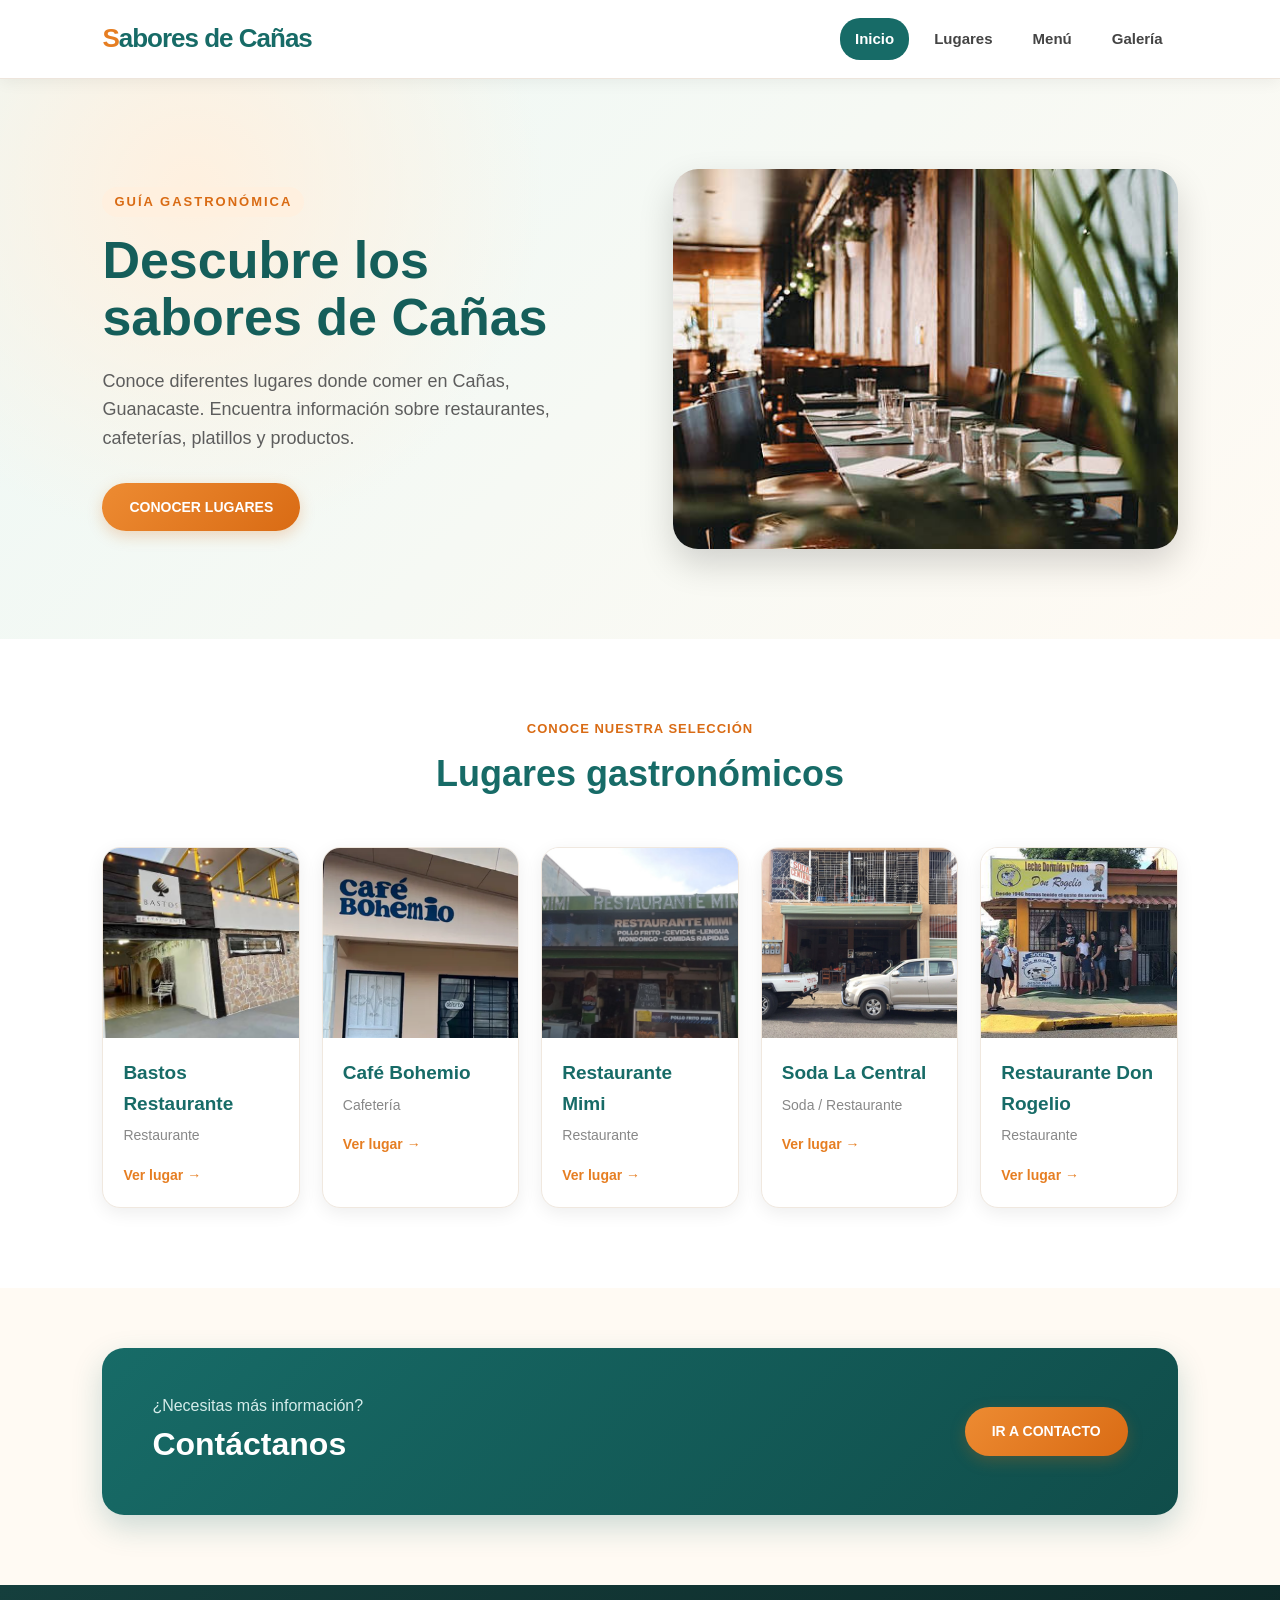
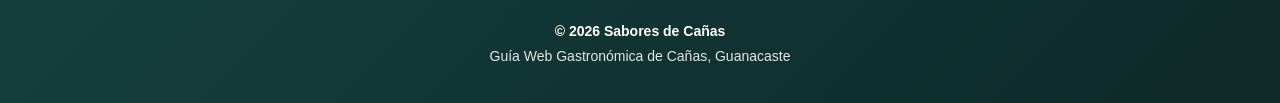
<file: index.html>
<!DOCTYPE html>
<html lang="es">

<head>
    <meta charset="UTF-8">
    <meta name="viewport" content="width=device-width, initial-scale=1.0">
    <title>Sabores de Cañas</title>

    <link rel="stylesheet" href="estilos.css">
</head>

<body>

    <header>
        <div class="logo">
            <h2>Sabores de Cañas</h2>
        </div>

        <nav>
            <a href="index.html" class="activo">Inicio</a>
            <a href="lugares.html">Lugares</a>
            <a href="menu.html">Menú</a>
            <a href="galeria.html">Galería</a>
        </nav>
    </header>


    <main>

        <!-- PRESENTACIÓN -->
        <section class="inicio">

            <div class="inicio-texto">
                <p class="subtitulo">Guía gastronómica</p>

                <h1>Descubre los sabores de Cañas</h1>

                <p>
                    Conoce diferentes lugares donde comer en Cañas,
                    Guanacaste. Encuentra información sobre restaurantes,
                    cafeterías, platillos y productos.
                </p>

                <a href="lugares.html" class="boton">
                    CONOCER LUGARES
                </a>
            </div>

            <div class="inicio-imagen">
                <img src="principal.jpg"
                     alt="Gastronomía de Cañas">
            </div>

        </section>


        <!-- LUGARES DESTACADOS -->
        <section class="destacados">

            <div class="titulo-seccion">
                <p>Conoce nuestra selección</p>
                <h2>Lugares gastronómicos</h2>
            </div>


            <div class="contenedor-tarjetas">

                <article class="tarjeta">
                    <img src="bastos.png"
                         alt="Bastos Restaurante">

                    <div class="tarjeta-info">
                        <h3>Bastos Restaurante</h3>
                        <p>Restaurante</p>

                        <a href="lugares.html#bastos">
                            Ver lugar →
                        </a>
                    </div>
                </article>


                <article class="tarjeta">
                    <img src="bohemio.png"
                         alt="Café Bohemio">

                    <div class="tarjeta-info">
                        <h3>Café Bohemio</h3>
                        <p>Cafetería</p>

                        <a href="lugares.html#bohemio">
                            Ver lugar →
                        </a>
                    </div>
                </article>


                <article class="tarjeta">
                    <img src="mimi.png"
                         alt="Restaurante Mimi">

                    <div class="tarjeta-info">
                        <h3>Restaurante Mimi</h3>
                        <p>Restaurante</p>

                        <a href="lugares.html#mimi">
                            Ver lugar →
                        </a>
                    </div>
                </article>


                <article class="tarjeta">
                    <img src="central.png"
                         alt="Soda La Central">

                    <div class="tarjeta-info">
                        <h3>Soda La Central</h3>
                        <p>Soda / Restaurante</p>

                        <a href="lugares.html#central">
                            Ver lugar →
                        </a>
                    </div>
                </article>


                <article class="tarjeta">
                    <img src="rogelio.png"
                         alt="Restaurante Don Rogelio">

                    <div class="tarjeta-info">
                        <h3>Restaurante Don Rogelio</h3>
                        <p>Restaurante</p>

                        <a href="lugares.html#rogelio">
                            Ver lugar →
                        </a>
                    </div>
                </article>

            </div>

        </section>


        <!-- CONTACTO -->
        <section class="contacto-inicio">

            <div>
                <p>¿Necesitas más información?</p>
                <h2>Contáctanos</h2>
            </div>

            <a href="contacto.html" class="boton">
                IR A CONTACTO
            </a>

        </section>

    </main>


    <footer>
        <p>© 2026 Sabores de Cañas</p>
        <p>Guía Web Gastronómica de Cañas, Guanacaste</p>
    </footer>

</body>

</html>
</file>
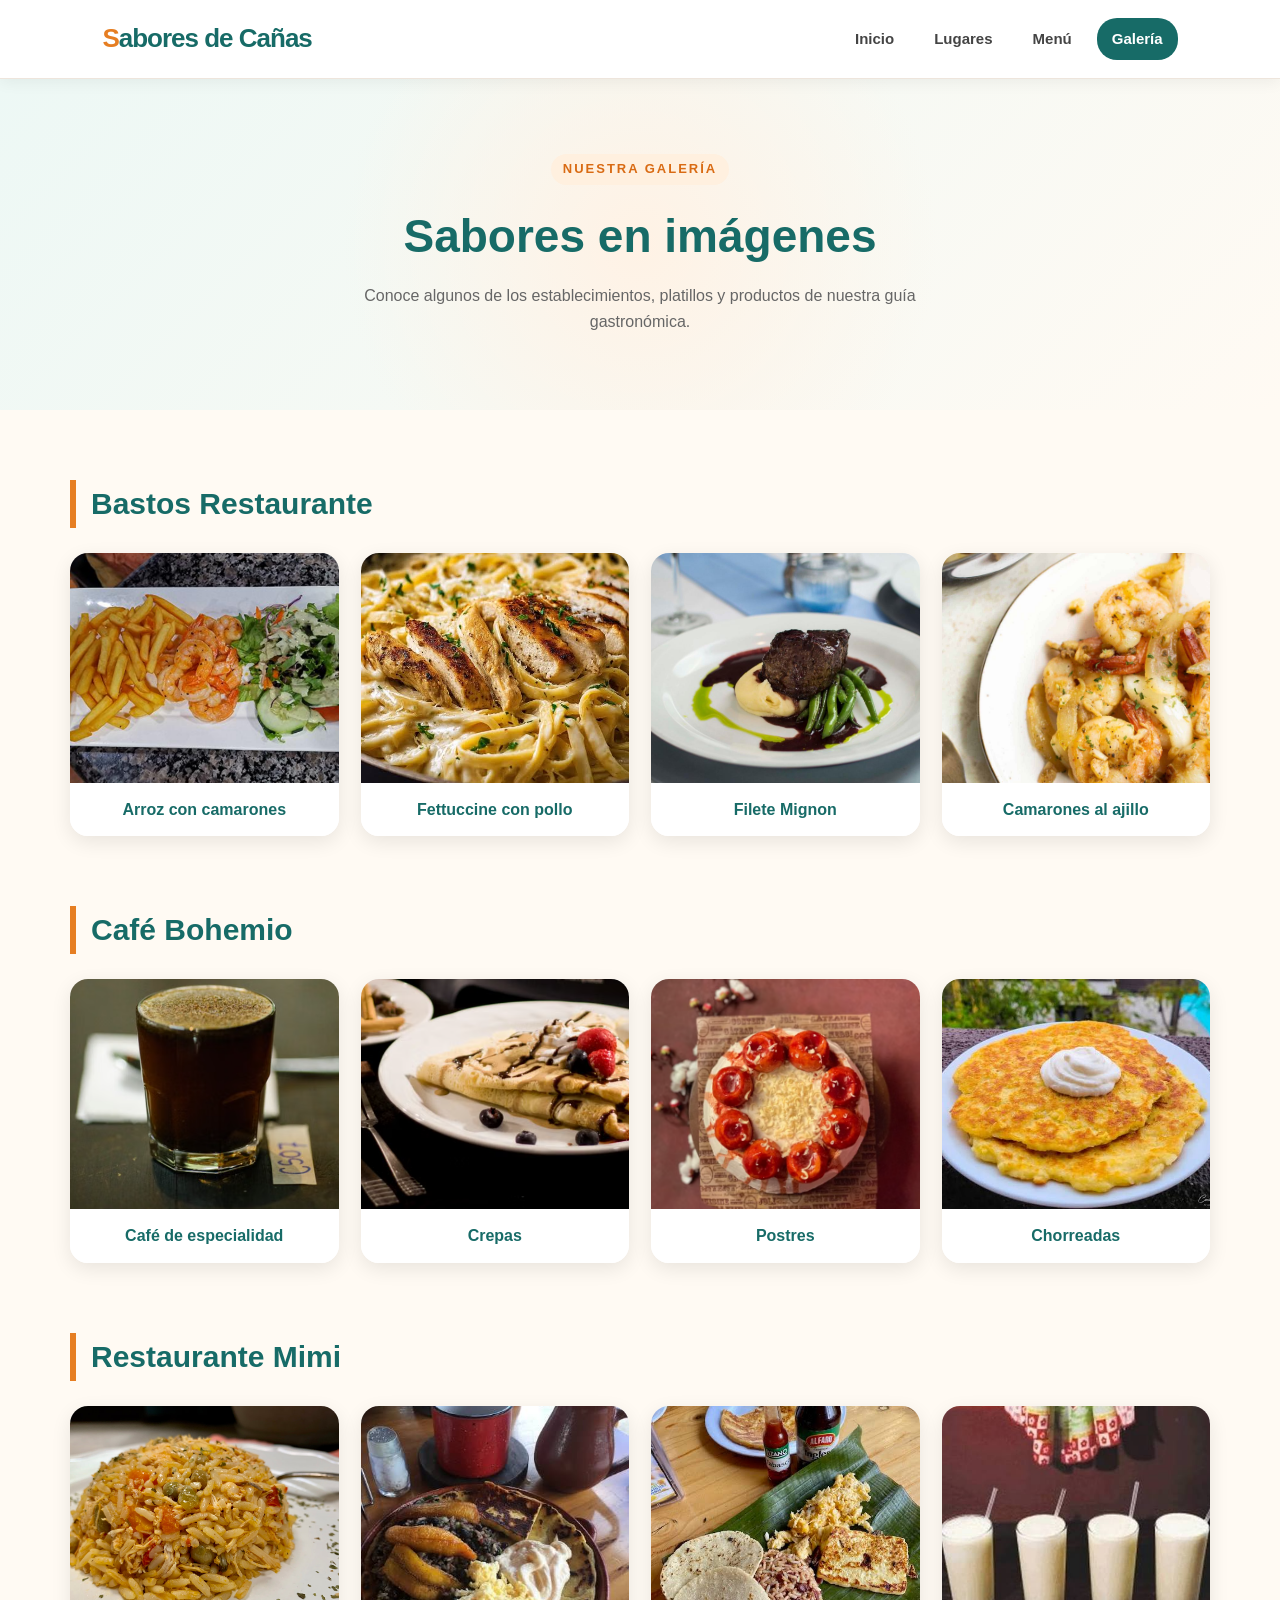
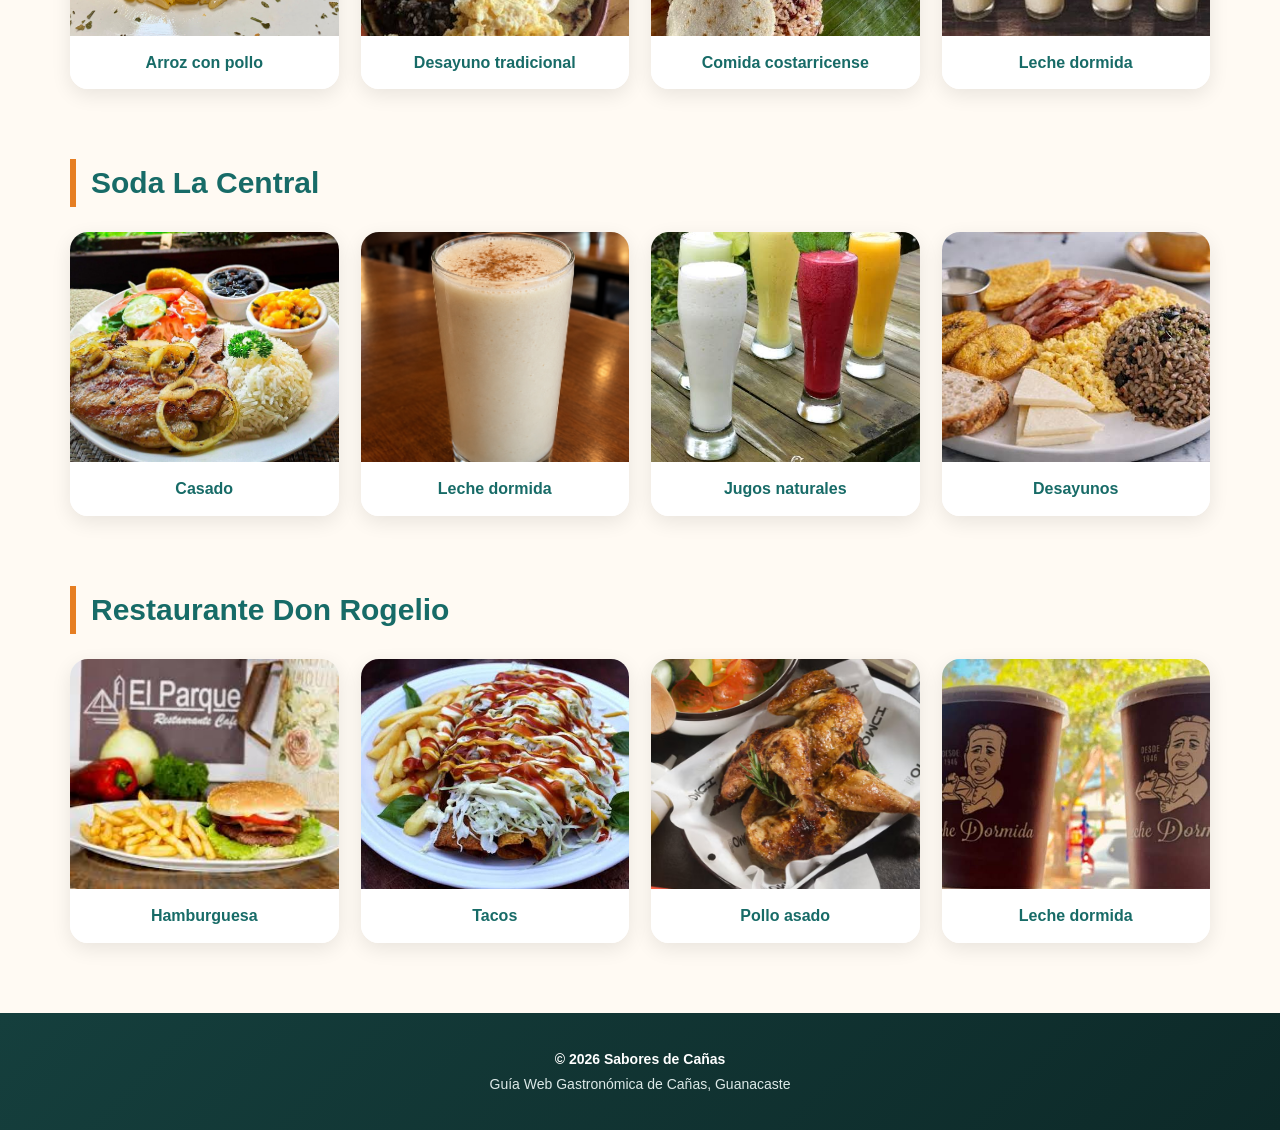
<file: galeria.html>
<!DOCTYPE html> 

<html lang="es"> 

<head> 
    <meta charset="UTF-8"> 
    <meta name="viewport" content="width=device-width, initial-scale=1.0"> 
    <title>Galería | Sabores de Cañas</title> 
    <link rel="stylesheet" href="estilos.css"> 
</head> 

<body> 

<header> 
    <div class="logo"> 
        <h2>Sabores de Cañas</h2> 
    </div> 


<nav> 
    <a href="index.html">Inicio</a> 
    <a href="lugares.html">Lugares</a> 
    <a href="menu.html">Menú</a> 
    <a href="galeria.html" class="activo">Galería</a> 
</nav> 


</header> 

<main> 


<section class="encabezado-pagina"> 
    <p class="subtitulo">Nuestra galería</p> 
    <h1>Sabores en imágenes</h1> 
    <p> 
        Conoce algunos de los establecimientos, platillos 
        y productos de nuestra guía gastronómica. 
    </p> 
</section> 


<!-- BASTOS -->

<section class="seccion-galeria">


<h2>Bastos Restaurante</h2>

<div class="galeria">

    <figure>
        <img src="arroz con camarones.png"
             alt="Arroz con camarones">
        <figcaption>Arroz con camarones</figcaption>
    </figure>

    <figure>
        <img src="fettuccine con pollo.jpg"
             alt="Fettuccine con pollo">
        <figcaption>Fettuccine con pollo</figcaption>
    </figure>

    <figure>
        <img src="filete mignon.png"
             alt="Filete Mignon">
        <figcaption>Filete Mignon</figcaption>
    </figure>

    <figure>
        <img src="camarones al ajillo.jpg"
             alt="Camarones al ajillo">
        <figcaption>Camarones al ajillo</figcaption>
    </figure>

</div>


</section>

<!-- CAFÉ BOHEMIO -->

<section class="seccion-galeria">


<h2>Café Bohemio</h2>

<div class="galeria">

    <figure>
        <img src="cafe de especialidad.png"
             alt="Café de especialidad">
        <figcaption>Café de especialidad</figcaption>
    </figure>

    <figure>
        <img src="crepas.png"
             alt="Crepas">
        <figcaption>Crepas</figcaption>
    </figure>

    <figure>
        <img src="postres.png"
             alt="Postres">
        <figcaption>Postres</figcaption>
    </figure>

    <figure>
        <img src="chorreadas.jpg"
             alt="Chorreadas">
        <figcaption>Chorreadas</figcaption>
    </figure>

</div>


</section>

<!-- MIMI -->

<section class="seccion-galeria">


<h2>Restaurante Mimi</h2>

<div class="galeria">

    <figure>
        <img src="arroz con pollo.jpg"
             alt="Arroz con pollo">
        <figcaption>Arroz con pollo</figcaption>
    </figure>

    <figure>
        <img src="desayuno tradicional.jpg"
             alt="Desayuno tradicional">
        <figcaption>Desayuno tradicional</figcaption>
    </figure>

    <figure>
        <img src="comida costarricense.jpg"
             alt="Comida costarricense">
        <figcaption>Comida costarricense</figcaption>
    </figure>

    <figure>
        <img src="Restaurante Mimi - leche dormida.jpg"
             alt="Leche dormida">
        <figcaption>Leche dormida</figcaption>
    </figure>

</div>


</section>

<!-- SODA LA CENTRAL -->

<section class="seccion-galeria">


<h2>Soda La Central</h2>

<div class="galeria">

    <figure>
        <img src="casado.jpg"
             alt="Casado">
        <figcaption>Casado</figcaption>
    </figure>

    <figure>
        <img src="leche dormida.png"
             alt="Leche dormida">
        <figcaption>Leche dormida</figcaption>
    </figure>

    <figure>
        <img src="jugos naturales.jpg"
             alt="Jugos naturales">
        <figcaption>Jugos naturales</figcaption>
    </figure>

    <figure>
        <img src="desayunos.jpg"
             alt="Desayunos">
        <figcaption>Desayunos</figcaption>
    </figure>

</div>


</section>

<!-- DON ROGELIO -->

<section class="seccion-galeria">


<h2>Restaurante Don Rogelio</h2>

<div class="galeria">

    <figure>
        <img src="hamburguesa.jpg"
             alt="Hamburguesa">
        <figcaption>Hamburguesa</figcaption>
    </figure>

    <figure>
        <img src="tacos.jpg"
             alt="Tacos">
        <figcaption>Tacos</figcaption>
    </figure>

    <figure>
        <img src="pollo asado.avif"
             alt="Pollo asado">
        <figcaption>Pollo asado</figcaption>
    </figure>

    <figure>
        <img src="Restaurante Don Rogelio - leche dormida.jpg"
             alt="Leche dormida">
        <figcaption>Leche dormida</figcaption>
    </figure>

</div>


</section>



</main> 

<footer> 
    <p>© 2026 Sabores de Cañas</p> 
    <p>Guía Web Gastronómica de Cañas, Guanacaste</p> 
</footer> 

</body> 
</html>
</file>
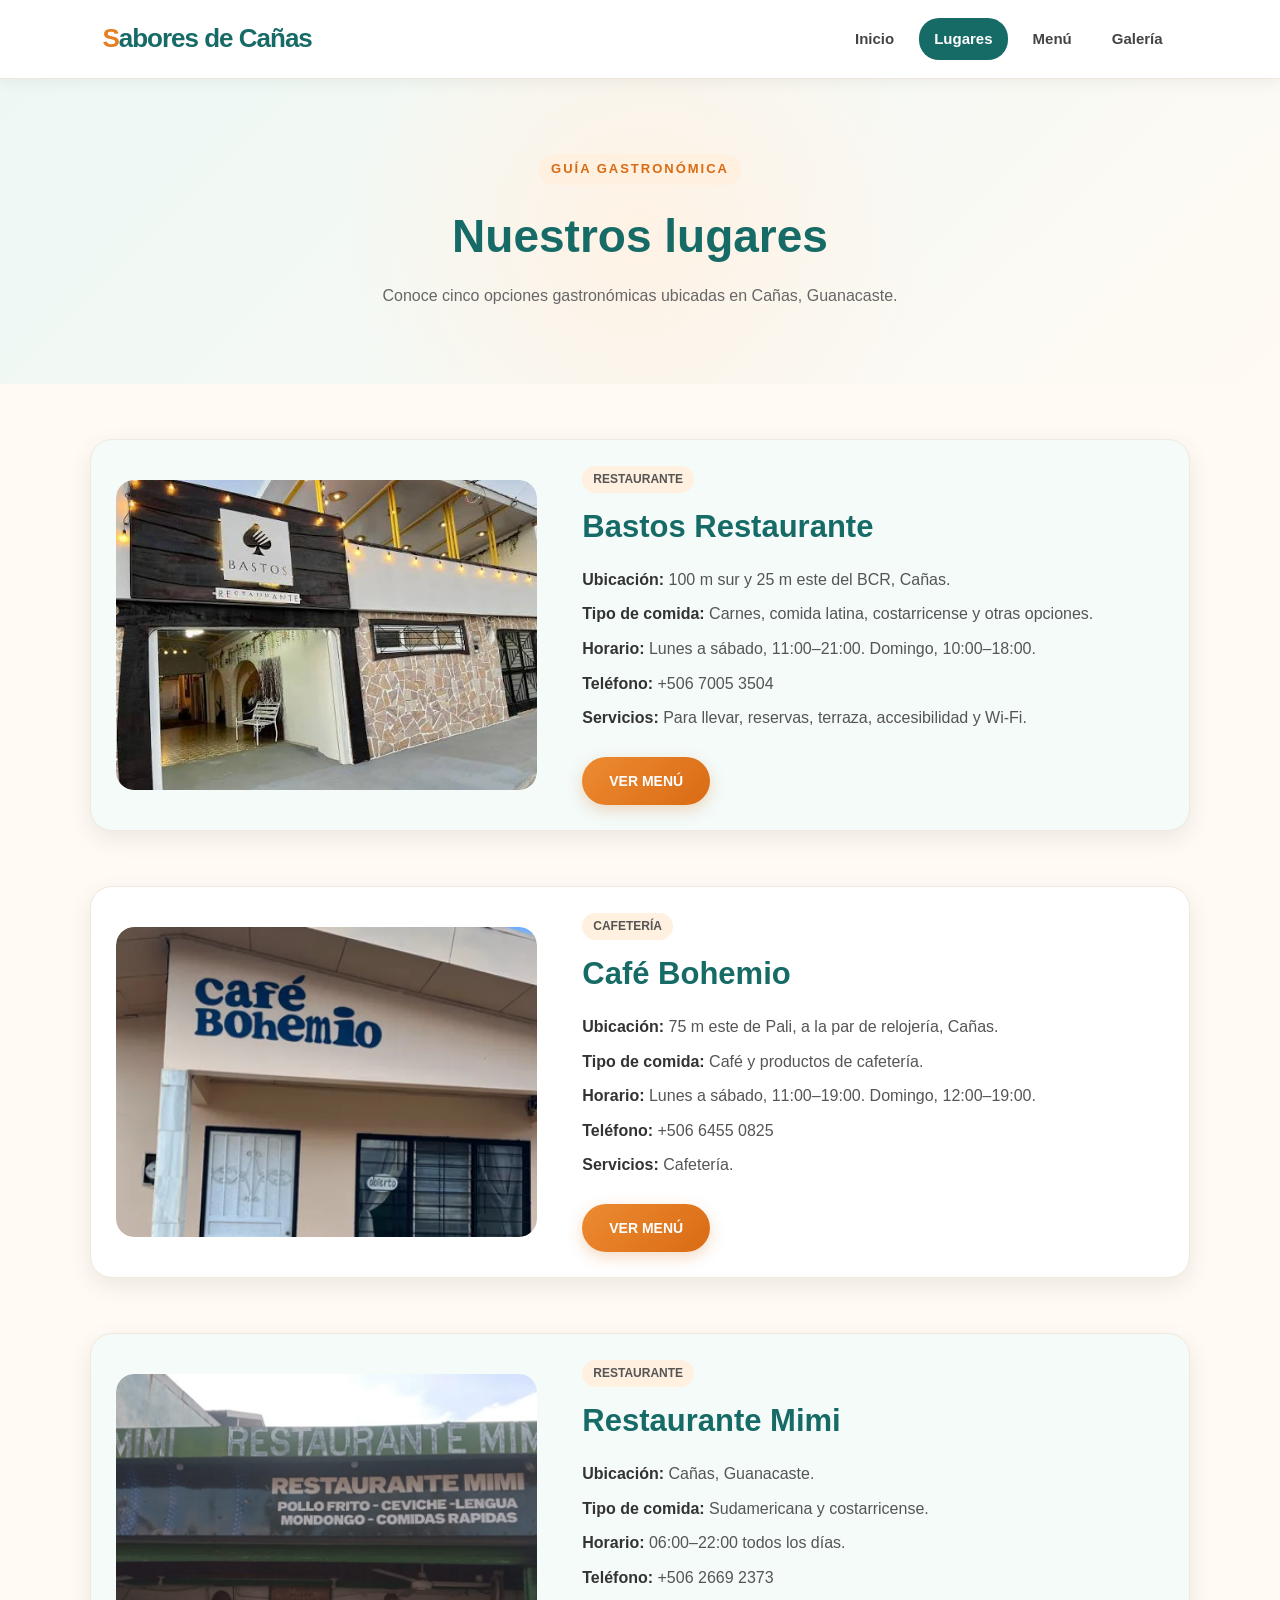
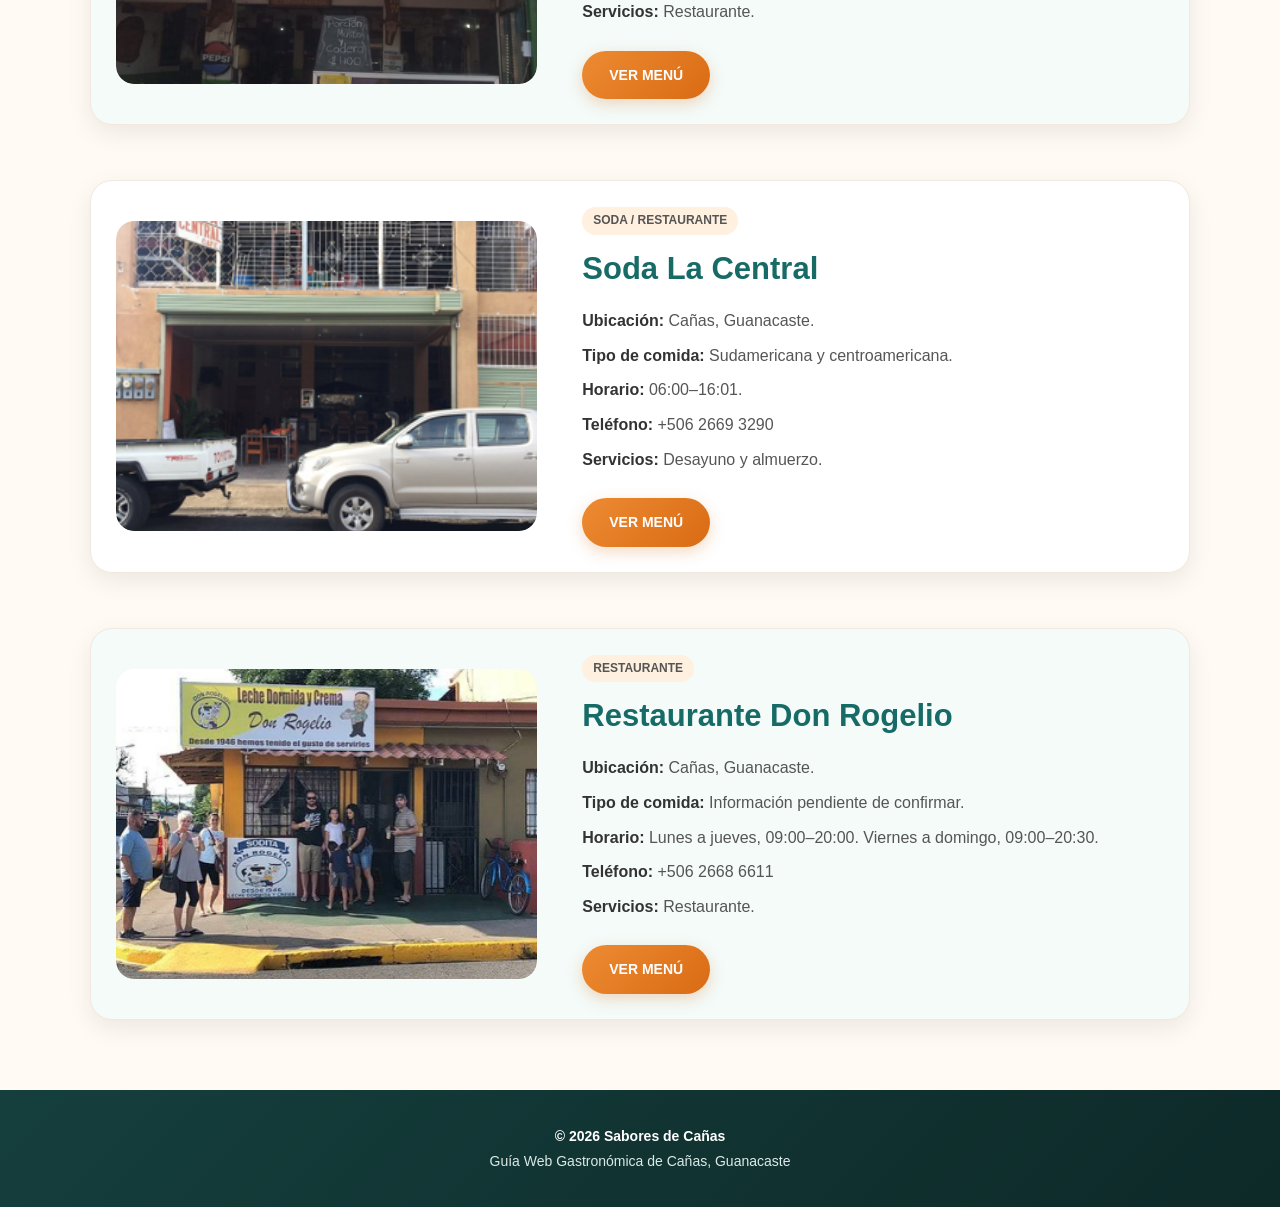
<file: lugares.html>
<!DOCTYPE html>
<html lang="es">

<head>
    <meta charset="UTF-8">
    <meta name="viewport" content="width=device-width, initial-scale=1.0">
    <title>Lugares | Sabores de Cañas</title>
    <link rel="stylesheet" href="estilos.css">
</head>

<body>

    <header>
        <div class="logo">
            <h2>Sabores de Cañas</h2>
        </div>

        <nav>
            <a href="index.html">Inicio</a>
            <a href="lugares.html" class="activo">Lugares</a>
            <a href="menu.html">Menú</a>
            <a href="galeria.html">Galería</a>
        </nav>
    </header>

    <main>

        <!-- TÍTULO -->
        <section class="encabezado-pagina">
            <p class="subtitulo">Guía gastronómica</p>
            <h1>Nuestros lugares</h1>
            <p>
                Conoce cinco opciones gastronómicas ubicadas
                en Cañas, Guanacaste.
            </p>
        </section>


        <!-- BASTOS -->
        <article class="lugar" id="bastos">

            <div class="lugar-imagen">
                <img src="bastos.png"
                     alt="Bastos Restaurante">
            </div>

            <div class="lugar-info">
                <p class="tipo-lugar">Restaurante</p>
                <h2>Bastos Restaurante</h2>

                <p>
                    <strong>Ubicación:</strong>
                    100 m sur y 25 m este del BCR, Cañas.
                </p>

                <p>
                    <strong>Tipo de comida:</strong>
                    Carnes, comida latina, costarricense y otras opciones.
                </p>

                <p>
                    <strong>Horario:</strong>
                    Lunes a sábado, 11:00–21:00.
                    Domingo, 10:00–18:00.
                </p>

                <p>
                    <strong>Teléfono:</strong>
                    +506 7005 3504
                </p>

                <p>
                    <strong>Servicios:</strong>
                    Para llevar, reservas, terraza,
                    accesibilidad y Wi-Fi.
                </p>

                <a href="menu.html#bastos" class="boton">
                    VER MENÚ
                </a>
            </div>

        </article>


        <!-- CAFÉ BOHEMIO -->
        <article class="lugar" id="bohemio">

            <div class="lugar-imagen">
                <img src="bohemio.png"
                     alt="Café Bohemio">
            </div>

            <div class="lugar-info">
                <p class="tipo-lugar">Cafetería</p>
                <h2>Café Bohemio</h2>

                <p>
                    <strong>Ubicación:</strong>
                    75 m este de Pali, a la par de relojería, Cañas.
                </p>

                <p>
                    <strong>Tipo de comida:</strong>
                    Café y productos de cafetería.
                </p>

                <p>
                    <strong>Horario:</strong>
                    Lunes a sábado, 11:00–19:00.
                    Domingo, 12:00–19:00.
                </p>

                <p>
                    <strong>Teléfono:</strong>
                    +506 6455 0825
                </p>

                <p>
                    <strong>Servicios:</strong>
                    Cafetería.
                </p>

                <a href="menu.html#bohemio" class="boton">
                    VER MENÚ
                </a>
            </div>

        </article>


        <!-- RESTAURANTE MIMI -->
        <article class="lugar" id="mimi">

            <div class="lugar-imagen">
                <img src="mimi.png"
                     alt="Restaurante Mimi">
            </div>

            <div class="lugar-info">
                <p class="tipo-lugar">Restaurante</p>
                <h2>Restaurante Mimi</h2>

                <p>
                    <strong>Ubicación:</strong>
                    Cañas, Guanacaste.
                </p>

                <p>
                    <strong>Tipo de comida:</strong>
                    Sudamericana y costarricense.
                </p>

                <p>
                    <strong>Horario:</strong>
                    06:00–22:00 todos los días.
                </p>

                <p>
                    <strong>Teléfono:</strong>
                    +506 2669 2373
                </p>

                <p>
                    <strong>Servicios:</strong>
                    Restaurante.
                </p>

                <a href="menu.html#mimi" class="boton">
                    VER MENÚ
                </a>
            </div>

        </article>


        <!-- SODA LA CENTRAL -->
        <article class="lugar" id="central">

            <div class="lugar-imagen">
                <img src="central.png"
                     alt="Soda La Central">
            </div>

            <div class="lugar-info">
                <p class="tipo-lugar">Soda / Restaurante</p>
                <h2>Soda La Central</h2>

                <p>
                    <strong>Ubicación:</strong>
                    Cañas, Guanacaste.
                </p>

                <p>
                    <strong>Tipo de comida:</strong>
                    Sudamericana y centroamericana.
                </p>

                <p>
                    <strong>Horario:</strong>
                    06:00–16:01.
                </p>

                <p>
                    <strong>Teléfono:</strong>
                    +506 2669 3290
                </p>

                <p>
                    <strong>Servicios:</strong>
                    Desayuno y almuerzo.
                </p>

                <a href="menu.html#central" class="boton">
                    VER MENÚ
                </a>
            </div>

        </article>


        <!-- DON ROGELIO -->
        <article class="lugar" id="rogelio">

            <div class="lugar-imagen">
                <img src="rogelio.png"
                     alt="Restaurante Don Rogelio">
            </div>

            <div class="lugar-info">
                <p class="tipo-lugar">Restaurante</p>
                <h2>Restaurante Don Rogelio</h2>

                <p>
                    <strong>Ubicación:</strong>
                    Cañas, Guanacaste.
                </p>

                <p>
                    <strong>Tipo de comida:</strong>
                    Información pendiente de confirmar.
                </p>

                <p>
                    <strong>Horario:</strong>
                    Lunes a jueves, 09:00–20:00.
                    Viernes a domingo, 09:00–20:30.
                </p>

                <p>
                    <strong>Teléfono:</strong>
                    +506 2668 6611
                </p>

                <p>
                    <strong>Servicios:</strong>
                    Restaurante.
                </p>

                <a href="menu.html#rogelio" class="boton">
                    VER MENÚ
                </a>
            </div>

        </article>

    </main>


    <footer>
        <p>© 2026 Sabores de Cañas</p>
        <p>Guía Web Gastronómica de Cañas, Guanacaste</p>
    </footer>

</body>

</html>
</file>
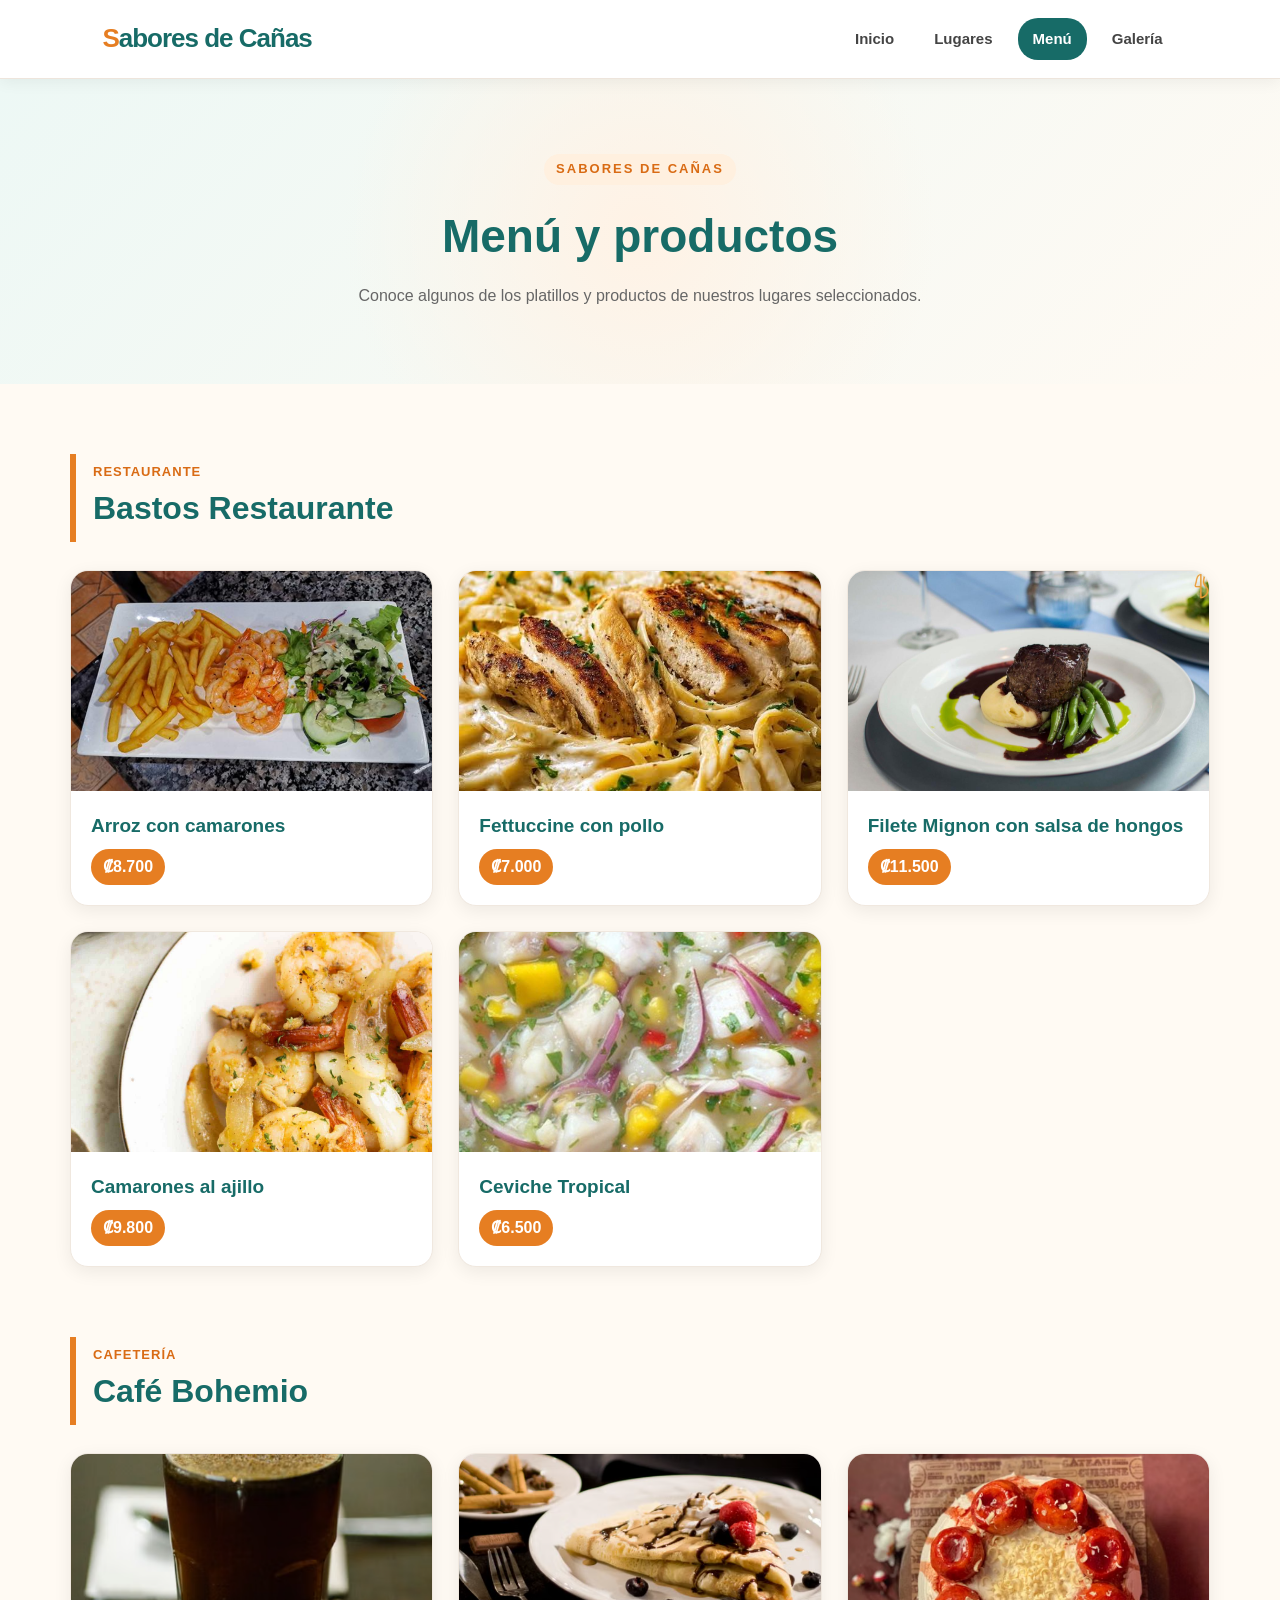
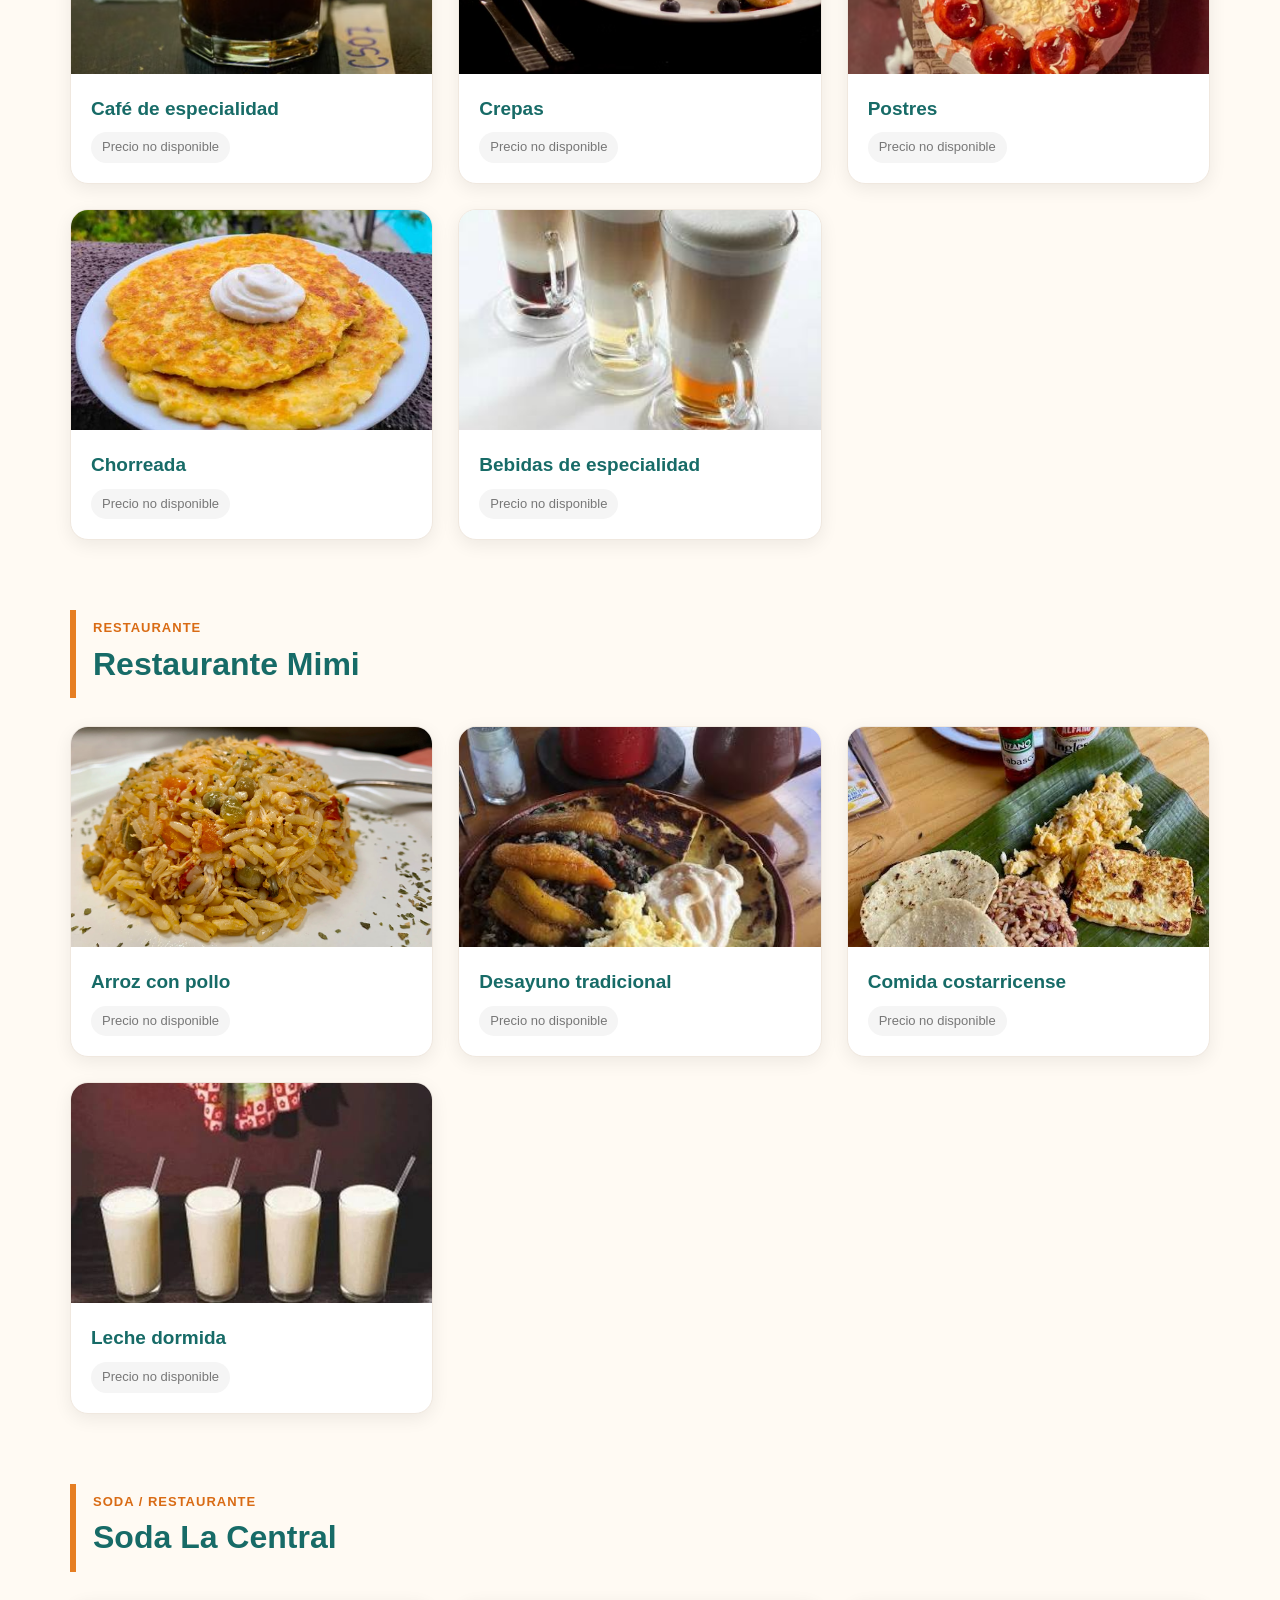
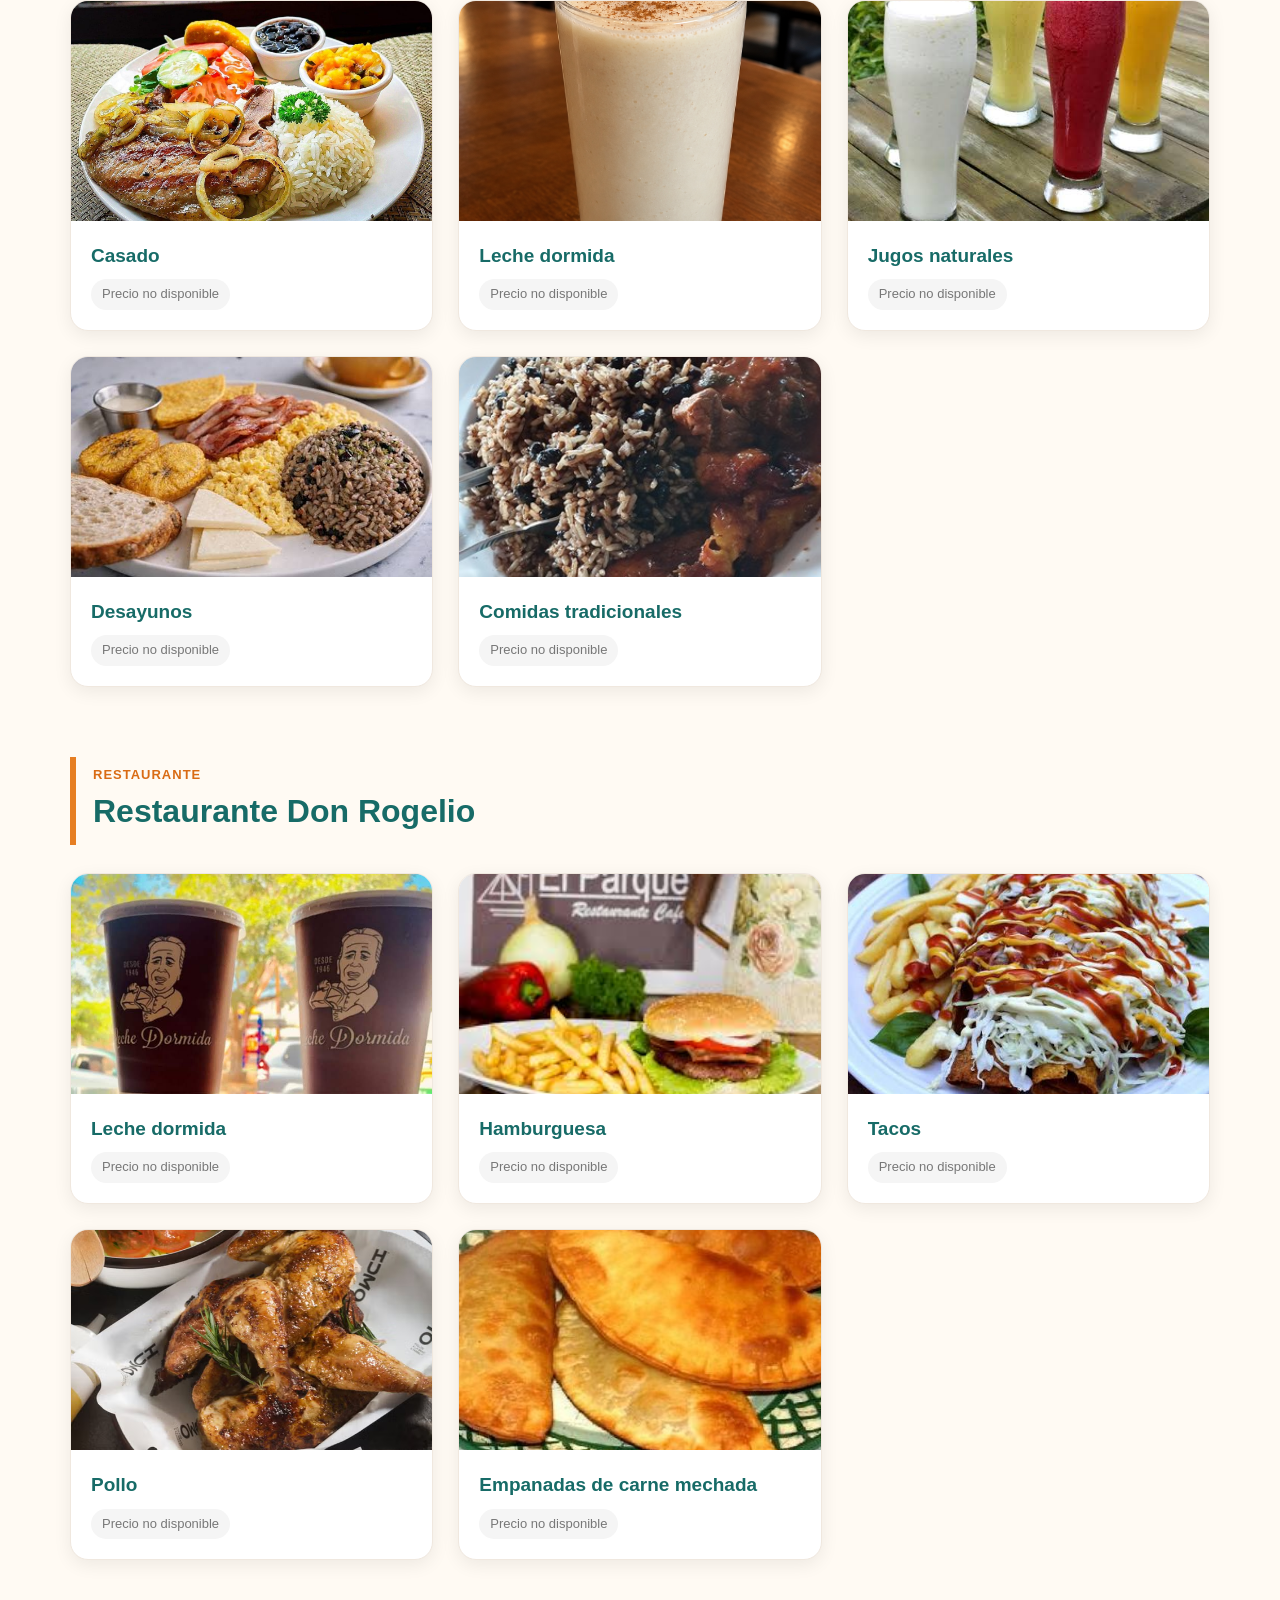
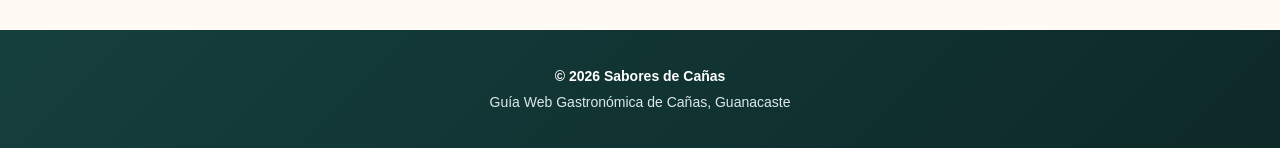
<file: menu.html>
<!DOCTYPE html>
<html lang="es">

<head>
    <meta charset="UTF-8">
    <meta name="viewport" content="width=device-width, initial-scale=1.0">
    <title>Menú | Sabores de Cañas</title>
    <link rel="stylesheet" href="estilos.css">
</head>

<body>

<header>
    <div class="logo">
        <h2>Sabores de Cañas</h2>
    </div>

    <nav>
        <a href="index.html">Inicio</a>
        <a href="lugares.html">Lugares</a>
        <a href="menu.html" class="activo">Menú</a>
        <a href="galeria.html">Galería</a>
    </nav>
</header>

<main>

    <!-- TÍTULO -->
    <section class="encabezado-pagina">
        <p class="subtitulo">Sabores de Cañas</p>
        <h1>Menú y productos</h1>
        <p>
            Conoce algunos de los platillos y productos
            de nuestros lugares seleccionados.
        </p>
    </section>


    <!-- BASTOS -->
    <section class="menu-restaurante" id="bastos">

        <div class="titulo-menu">
            <p>Restaurante</p>
            <h2>Bastos Restaurante</h2>
        </div>

        <div class="productos">

            <article class="producto">
                <img src="arroz con camarones.png"
                     alt="Arroz con camarones">

                <div class="producto-info">
                    <h3>Arroz con camarones</h3>
                    <p class="precio">₡8.700</p>
                </div>
            </article>

            <article class="producto">
                <img src="fettuccine con pollo.jpg"
                     alt="Fettuccine con pollo">

                <div class="producto-info">
                    <h3>Fettuccine con pollo</h3>
                    <p class="precio">₡7.000</p>
                </div>
            </article>

            <article class="producto">
                <img src="filete mignon.png"
                     alt="Filete Mignon con salsa de hongos">

                <div class="producto-info">
                    <h3>Filete Mignon con salsa de hongos</h3>
                    <p class="precio">₡11.500</p>
                </div>
            </article>

            <article class="producto">
                <img src="camarones al ajillo.jpg"
                     alt="Camarones al ajillo">

                <div class="producto-info">
                    <h3>Camarones al ajillo</h3>
                    <p class="precio">₡9.800</p>
                </div>
            </article>

            <article class="producto">
                <img src="ceviche Tropical.jpg"
                     alt="Ceviche Tropical">

                <div class="producto-info">
                    <h3>Ceviche Tropical</h3>
                    <p class="precio">₡6.500</p>
                </div>
            </article>

        </div>
    </section>


    <!-- CAFÉ BOHEMIO -->
    <section class="menu-restaurante" id="bohemio">

        <div class="titulo-menu">
            <p>Cafetería</p>
            <h2>Café Bohemio</h2>
        </div>

        <div class="productos">

            <article class="producto">
                <img src="cafe de especialidad.png">
                <div class="producto-info">
                    <h3>Café de especialidad</h3>
                    <p class="precio-no">Precio no disponible</p>
                </div>
            </article>

            <article class="producto">
                <img src="crepas.png" alt="Crepas">
                <div class="producto-info">
                    <h3>Crepas</h3>
                    <p class="precio-no">Precio no disponible</p>
                </div>
            </article>

            <article class="producto">
                <img src="postres.png" alt="Postres">
                <div class="producto-info">
                    <h3>Postres</h3>
                    <p class="precio-no">Precio no disponible</p>
                </div>
            </article>

            <article class="producto">
                <img src="chorreadas.jpg" alt="Charreado">
                <div class="producto-info">
                    <h3>Chorreada</h3>
                    <p class="precio-no">Precio no disponible</p>
                </div>
            </article>

            <article class="producto">
                <img src="bebidas de especialidad.jpg"
                     alt="Bebidas de especialidad">
                <div class="producto-info">
                    <h3>Bebidas de especialidad</h3>
                    <p class="precio-no">Precio no disponible</p>
                </div>
            </article>

        </div>
    </section>


    <!-- MIMI -->
    <section class="menu-restaurante" id="mimi">

        <div class="titulo-menu">
            <p>Restaurante</p>
            <h2>Restaurante Mimi</h2>
        </div>

        <div class="productos">

            <article class="producto">
                <img src="arroz con pollo.jpg" alt="Arroz con pollo">
                <div class="producto-info">
                    <h3>Arroz con pollo</h3>
                    <p class="precio-no">Precio no disponible</p>
                </div>
            </article>

            <article class="producto">
                <img src="desayuno tradicional.jpg"
                     alt="Desayuno tradicional">
                <div class="producto-info">
                    <h3>Desayuno tradicional</h3>
                    <p class="precio-no">Precio no disponible</p>
                </div>
            </article>

            <article class="producto">
                <img src="comida costarricense.jpg"
                     alt="Comida costarricense">
                <div class="producto-info">
                    <h3>Comida costarricense</h3>
                    <p class="precio-no">Precio no disponible</p>
                </div>
            </article>

            <article class="producto">
                <img src="Restaurante Mimi - leche dormida.jpg" alt="Leche dormida">
                <div class="producto-info">
                    <h3>Leche dormida</h3>
                    <p class="precio-no">Precio no disponible</p>
                </div>
            </article>

        </div>
    </section>


    <!-- SODA LA CENTRAL -->
    <section class="menu-restaurante" id="central">

        <div class="titulo-menu">
            <p>Soda / Restaurante</p>
            <h2>Soda La Central</h2>
        </div>

        <div class="productos">

            <article class="producto">
                <img src="casado.jpg" alt="Casado">
                <div class="producto-info">
                    <h3>Casado</h3>
                    <p class="precio-no">Precio no disponible</p>
                </div>
            </article>

            <article class="producto">
                <img src="leche dormida.png" alt="Leche dormida">
                <div class="producto-info">
                    <h3>Leche dormida</h3>
                    <p class="precio-no">Precio no disponible</p>
                </div>
            </article>

            <article class="producto">
                <img src="jugos naturales.jpg" alt="Jugos naturales">
                <div class="producto-info">
                    <h3>Jugos naturales</h3>
                    <p class="precio-no">Precio no disponible</p>
                </div>
            </article>

            <article class="producto">
                <img src="desayunos.jpg" alt="Desayunos">
                <div class="producto-info">
                    <h3>Desayunos</h3>
                    <p class="precio-no">Precio no disponible</p>
                </div>
            </article>

            <article class="producto">
                <img src="comidas tradicionales.jpg"
                     alt="Comidas tradicionales">
                <div class="producto-info">
                    <h3>Comidas tradicionales</h3>
                    <p class="precio-no">Precio no disponible</p>
                </div>
            </article>

        </div>
    </section>


    <!-- DON ROGELIO -->
    <section class="menu-restaurante" id="rogelio">

        <div class="titulo-menu">
            <p>Restaurante</p>
            <h2>Restaurante Don Rogelio</h2>
        </div>

        <div class="productos">

            <article class="producto">
                <img src="Restaurante Don Rogelio - leche dormida.jpg" alt="Leche dormida">
                <div class="producto-info">
                    <h3>Leche dormida</h3>
                    <p class="precio-no">Precio no disponible</p>
                </div>
            </article>

            <article class="producto">
                <img src="hamburguesa.jpg" alt="Hamburguesa">
                <div class="producto-info">
                    <h3>Hamburguesa</h3>
                    <p class="precio-no">Precio no disponible</p>
                </div>
            </article>

            <article class="producto">
                <img src="tacos.jpg" alt="Tacos">
                <div class="producto-info">
                    <h3>Tacos</h3>
                    <p class="precio-no">Precio no disponible</p>
                </div>
            </article>

            <article class="producto">
                <img src="pollo asado.avif" alt="Pollo">
                <div class="producto-info">
                    <h3>Pollo</h3>
                    <p class="precio-no">Precio no disponible</p>
                </div>
            </article>

            <article class="producto">
                <img src="empanadas.jpg"
                     alt="Empanadas de carne mechada">
                <div class="producto-info">
                    <h3>Empanadas de carne mechada</h3>
                    <p class="precio-no">Precio no disponible</p>
                </div>
            </article>

        </div>
    </section>

</main>


<footer>
    <p>© 2026 Sabores de Cañas</p>
    <p>Guía Web Gastronómica de Cañas, Guanacaste</p>
</footer>

</body>
</html>
</file>
<file: estilos.css>
/* =========================================
   SABORES DE CAÑAS - ESTILOS GENERALES
========================================= */

* {
    margin: 0;
    padding: 0;
    box-sizing: border-box;
}

html {
    scroll-behavior: smooth;
}

body {
    font-family: Arial, Helvetica, sans-serif;
    background-color: #fffaf3;
    color: #333333;
    line-height: 1.6;
}

img {
    max-width: 100%;
    display: block;
}

a {
    text-decoration: none;
}


/* =========================================
   ENCABEZADO Y NAVEGACIÓN
========================================= */

header {
    background-color: rgba(255, 255, 255, 0.97);
    display: flex;
    justify-content: space-between;
    align-items: center;
    padding: 18px 8%;
    border-bottom: 1px solid #eee5dc;
    box-shadow: 0 3px 15px rgba(0, 0, 0, 0.06);

    position: sticky;
    top: 0;
    z-index: 1000;
}

.logo h2 {
    color: #176b67;
    font-size: 26px;
    letter-spacing: -1px;
}

.logo h2::first-letter {
    color: #e67e22;
}

nav {
    display: flex;
    gap: 10px;
}

nav a {
    color: #444444;
    font-weight: bold;
    font-size: 15px;
    padding: 9px 15px;
    border-radius: 20px;
    transition: 0.3s;
}

nav a:hover {
    color: #e67e22;
    background-color: #fff2e5;
}

nav a.activo {
    background-color: #176b67;
    color: white;
}


/* =========================================
   PÁGINA DE INICIO
========================================= */

.inicio {
    min-height: 560px;
    padding: 75px 8%;

    display: flex;
    justify-content: space-between;
    align-items: center;
    gap: 65px;

    background:
        radial-gradient(circle at 15% 20%, #fff0df 0, transparent 30%),
        linear-gradient(135deg, #edf8f5, #fffaf3);
}

.inicio-texto {
    width: 50%;
}

.subtitulo {
    display: inline-block;
    color: #d96b14;
    background-color: #fff0df;
    padding: 5px 12px;
    border-radius: 20px;

    font-size: 13px;
    font-weight: bold;
    text-transform: uppercase;
    letter-spacing: 2px;

    margin-bottom: 15px;
}

.inicio h1 {
    color: #155e5a;
    font-size: 52px;
    line-height: 1.08;
    margin-bottom: 22px;
}

.inicio-texto > p:not(.subtitulo) {
    color: #5d5d5d;
    font-size: 18px;
    margin-bottom: 30px;
    max-width: 550px;
}


/* =========================================
   BOTONES
========================================= */

.boton {
    display: inline-block;

    background: linear-gradient(135deg, #ed8b32, #d96b14);
    color: white;

    padding: 13px 27px;
    border-radius: 25px;

    font-weight: bold;
    font-size: 14px;

    border: none;
    cursor: pointer;

    box-shadow: 0 5px 15px rgba(217, 107, 20, 0.25);

    transition: 0.3s;
}

.boton:hover {
    transform: translateY(-3px);
    box-shadow: 0 8px 20px rgba(217, 107, 20, 0.35);
}


/* =========================================
   IMAGEN PRINCIPAL
========================================= */

.inicio-imagen {
    width: 50%;
    position: relative;
}

.inicio-imagen::before {
    content: "";
    position: absolute;

    width: 90%;
    height: 90%;

    background-color: #e67e22;
    border-radius: 25px;

    top: 25px;
    left: 25px;

    z-index: 0;
}

.inicio-imagen img {
    position: relative;
    z-index: 1;

    width: 100%;
    height: 380px;

    object-fit: cover;
    border-radius: 25px;

    box-shadow: 0 15px 35px rgba(0, 0, 0, 0.16);

    transition: 0.4s;
}

.inicio-imagen img:hover {
    transform: translateY(-5px);
}


/* =========================================
   TÍTULOS DE SECCIONES
========================================= */

.titulo-seccion {
    text-align: center;
    margin-bottom: 45px;
}

.titulo-seccion p {
    color: #d96b14;
    font-weight: bold;
    text-transform: uppercase;
    letter-spacing: 1px;
    font-size: 13px;
}

.titulo-seccion h2 {
    color: #176b67;
    font-size: 36px;
    margin-top: 5px;
}


/* =========================================
   LUGARES DESTACADOS DEL INICIO
========================================= */

.destacados {
    padding: 80px 8%;
    background-color: #ffffff;
}

.contenedor-tarjetas {
    display: grid;
    grid-template-columns: repeat(5, 1fr);
    gap: 22px;
}

.tarjeta {
    background-color: #ffffff;

    border-radius: 18px;
    overflow: hidden;

    border: 1px solid #f0e8df;

    box-shadow: 0 5px 18px rgba(0, 0, 0, 0.07);

    transition: 0.35s;
}

.tarjeta:hover {
    transform: translateY(-9px);
    box-shadow: 0 15px 30px rgba(0, 0, 0, 0.14);
}

.tarjeta img {
    width: 100%;
    height: 190px;
    object-fit: cover;

    transition: 0.4s;
}

.tarjeta:hover img {
    transform: scale(1.05);
}

.tarjeta-info {
    padding: 20px;
}

.tarjeta-info h3 {
    color: #176b67;
    margin-bottom: 5px;
    font-size: 19px;
}

.tarjeta-info p {
    color: #888888;
    margin-bottom: 15px;
    font-size: 14px;
}

.tarjeta-info a {
    color: #e67e22;
    font-weight: bold;
    font-size: 14px;
}

.tarjeta-info a:hover {
    color: #176b67;
}


/* =========================================
   CONTACTO DEL INICIO
========================================= */

.contacto-inicio {
    margin: 60px 8%;
    padding: 45px 50px;

    background:
        linear-gradient(135deg, #176b67, #104d4a);

    color: white;

    border-radius: 22px;

    display: flex;
    justify-content: space-between;
    align-items: center;

    box-shadow: 0 12px 30px rgba(23, 107, 103, 0.22);
}

.contacto-inicio h2 {
    font-size: 32px;
}

.contacto-inicio p {
    color: #d5ecea;
}


/* =========================================
   ENCABEZADOS DE LAS OTRAS PÁGINAS
========================================= */

.encabezado-pagina {
    text-align: center;
    padding: 75px 20px;

    background:
        radial-gradient(circle at center, #fff2e5, transparent 45%),
        linear-gradient(135deg, #edf8f5, #fffaf3);
}

.encabezado-pagina h1 {
    color: #176b67;
    font-size: 46px;
    margin-bottom: 10px;
}

.encabezado-pagina > p:last-child {
    color: #666666;
    max-width: 600px;
    margin: 0 auto;
}


/* =========================================
   PÁGINA DE LUGARES
========================================= */

.lugar {
    max-width: 1100px;
    margin: 55px auto;
    padding: 25px;

    display: flex;
    align-items: center;
    gap: 45px;

    background-color: #ffffff;

    border-radius: 22px;

    border: 1px solid #f1e9df;

    box-shadow: 0 8px 25px rgba(0, 0, 0, 0.08);

    transition: 0.35s;
}

.lugar:hover {
    transform: translateY(-5px);
    box-shadow: 0 15px 35px rgba(0, 0, 0, 0.13);
}

.lugar:nth-child(even) {
    background-color: #f4fbf9;
}

.lugar-imagen {
    width: 42%;
    overflow: hidden;
    border-radius: 18px;
}

.lugar-imagen img {
    width: 100%;
    height: 310px;
    object-fit: cover;

    border-radius: 18px;

    transition: 0.4s;
}

.lugar:hover .lugar-imagen img {
    transform: scale(1.04);
}

.lugar-info {
    width: 58%;
}

.tipo-lugar {
    display: inline-block;

    color: #d96b14;
    background-color: #fff0df;

    padding: 4px 11px;
    border-radius: 20px;

    font-weight: bold;
    text-transform: uppercase;
    font-size: 12px;

    margin-bottom: 8px;
}

.lugar-info h2 {
    color: #176b67;
    font-size: 31px;
    margin-bottom: 15px;
}

.lugar-info p {
    margin-bottom: 9px;
    color: #555555;
}

.lugar-info strong {
    color: #333333;
}

.lugar-info .boton {
    margin-top: 17px;
}


/* =========================================
   PÁGINA DE MENÚ
========================================= */

.menu-restaurante {
    max-width: 1200px;
    margin: 70px auto;
    padding: 0 30px;

    scroll-margin-top: 110px;
}

.titulo-menu {
    margin-bottom: 28px;

    border-left: 6px solid #e67e22;

    padding: 8px 0 8px 17px;
}

.titulo-menu p {
    color: #d96b14;
    font-weight: bold;
    text-transform: uppercase;
    letter-spacing: 1px;
    font-size: 13px;
}

.titulo-menu h2 {
    color: #176b67;
    font-size: 32px;
}

.productos {
    display: grid;
    grid-template-columns: repeat(3, 1fr);
    gap: 25px;
}

.producto {
    background-color: #ffffff;

    border: 1px solid #f0e8df;

    border-radius: 18px;
    overflow: hidden;

    box-shadow: 0 5px 18px rgba(0, 0, 0, 0.07);

    transition: 0.35s;
}

.producto:hover {
    transform: translateY(-7px);

    box-shadow: 0 14px 30px rgba(0, 0, 0, 0.13);
}

.producto img {
    width: 100%;
    height: 220px;
    object-fit: cover;

    transition: 0.4s;
}

.producto:hover img {
    transform: scale(1.05);
}

.producto-info {
    padding: 20px;
}

.producto-info h3 {
    color: #176b67;
    font-size: 19px;
    margin-bottom: 8px;
}

.precio {
    display: inline-block;

    color: #ffffff;
    background-color: #e67e22;

    padding: 5px 12px;
    border-radius: 20px;

    font-size: 16px;
    font-weight: bold;
}

.precio-no {
    display: inline-block;

    color: #777777;
    background-color: #f5f5f5;

    padding: 5px 11px;
    border-radius: 20px;

    font-size: 13px;
}


/* =========================================
   GALERÍA
========================================= */

.seccion-galeria {
    max-width: 1200px;
    margin: 70px auto;
    padding: 0 30px;
}

.seccion-galeria h2 {
    color: #176b67;
    font-size: 30px;

    margin-bottom: 25px;

    padding-left: 15px;

    border-left: 6px solid #e67e22;
}

.galeria {
    display: grid;
    grid-template-columns: repeat(4, 1fr);
    gap: 22px;
}

.galeria figure {
    position: relative;

    background-color: white;

    border-radius: 18px;
    overflow: hidden;

    box-shadow: 0 6px 20px rgba(0, 0, 0, 0.09);

    transition: 0.35s;
}

.galeria figure:hover {
    transform: translateY(-7px);

    box-shadow: 0 14px 30px rgba(0, 0, 0, 0.15);
}

.galeria img {
    width: 100%;
    height: 230px;

    object-fit: cover;

    transition: 0.4s;
}

.galeria figure:hover img {
    transform: scale(1.07);
}

.galeria figcaption {
    padding: 14px;

    text-align: center;

    color: #176b67;
    background-color: white;

    font-weight: bold;
}


/* =========================================
   CONTACTO
========================================= */

.contacto-contenedor {
    max-width: 1100px;
    margin: 70px auto;
    padding: 0 30px;

    display: grid;
    grid-template-columns: 1fr 1fr;
    gap: 50px;
}

.datos-contacto h2,
.caja-formulario h2 {
    color: #176b67;
    font-size: 30px;
    margin-bottom: 22px;
}

.contacto-lugar {
    background-color: #ffffff;

    padding: 20px;

    margin-bottom: 16px;

    border-radius: 15px;

    border-left: 5px solid #e67e22;

    box-shadow: 0 5px 15px rgba(0, 0, 0, 0.07);

    transition: 0.3s;
}

.contacto-lugar:hover {
    transform: translateX(5px);
    box-shadow: 0 8px 20px rgba(0, 0, 0, 0.11);
}

.contacto-lugar h3 {
    color: #176b67;
    margin-bottom: 6px;
}

.contacto-lugar p {
    color: #555555;
    margin-top: 4px;
}


/* FORMULARIO */

.caja-formulario {
    background:
        linear-gradient(145deg, #ffffff, #f7fbfa);

    padding: 35px;

    border-radius: 22px;

    border: 1px solid #e9efed;

    box-shadow: 0 10px 30px rgba(0, 0, 0, 0.09);
}

.caja-formulario > p {
    color: #666666;
    margin-bottom: 25px;
}

.campo {
    margin-bottom: 20px;
}

.campo label {
    display: block;

    color: #176b67;

    font-weight: bold;

    margin-bottom: 7px;
}

.campo input,
.campo textarea {
    width: 100%;

    padding: 13px 15px;

    background-color: #fffdf9;

    border: 1px solid #ddd4cb;
    border-radius: 10px;

    font-family: Arial, Helvetica, sans-serif;
    font-size: 15px;

    transition: 0.3s;
}

.campo input:focus,
.campo textarea:focus {
    outline: none;

    border-color: #e67e22;

    box-shadow: 0 0 0 3px rgba(230, 126, 34, 0.12);

    background-color: white;
}

.campo textarea {
    resize: vertical;
}

.caja-formulario button {
    border: none;
    cursor: pointer;
}


/* =========================================
   FOOTER
========================================= */

footer {
    margin-top: 70px;

    background:
        linear-gradient(135deg, #153f3d, #0d2928);

    color: #dce9e8;

    text-align: center;

    padding: 35px 20px;

    font-size: 14px;
}

footer p:first-child {
    color: white;
    font-weight: bold;
    margin-bottom: 3px;
}


/* =========================================
   TABLET
========================================= */

@media (max-width: 1000px) {

    .contenedor-tarjetas {
        grid-template-columns: repeat(2, 1fr);
    }

    .inicio h1 {
        font-size: 42px;
    }

    .productos {
        grid-template-columns: repeat(2, 1fr);
    }

    .galeria {
        grid-template-columns: repeat(2, 1fr);
    }
}


/* =========================================
   CELULAR
========================================= */

@media (max-width: 700px) {

    header {
        flex-direction: column;
        gap: 15px;
        padding: 15px 5%;
    }

    nav {
        gap: 5px;
        flex-wrap: wrap;
        justify-content: center;
    }

    nav a {
        padding: 7px 10px;
        font-size: 13px;
    }


    /* INICIO */

    .inicio {
        flex-direction: column;
        padding: 50px 6%;
        gap: 40px;
    }

    .inicio-texto,
    .inicio-imagen {
        width: 100%;
    }

    .inicio h1 {
        font-size: 38px;
    }

    .inicio-imagen img {
        height: 290px;
    }

    .inicio-imagen::before {
        top: 15px;
        left: 15px;
    }


    /* TARJETAS */

    .contenedor-tarjetas {
        grid-template-columns: 1fr;
    }


    /* CONTACTO DEL INICIO */

    .contacto-inicio {
        flex-direction: column;

        text-align: center;

        gap: 22px;

        padding: 35px 22px;

        margin: 40px 6%;
    }


    /* ENCABEZADOS */

    .encabezado-pagina {
        padding: 55px 20px;
    }

    .encabezado-pagina h1 {
        font-size: 36px;
    }


    /* LUGARES */

    .lugar {
        margin: 35px 20px;

        flex-direction: column;
        align-items: stretch;

        gap: 25px;
    }

    .lugar-imagen,
    .lugar-info {
        width: 100%;
    }

    .lugar-imagen img {
        height: 250px;
    }

    .lugar-info h2 {
        font-size: 27px;
    }


    /* MENÚ */

    .menu-restaurante {
        margin: 45px auto;
        padding: 0 20px;
    }

    .productos {
        grid-template-columns: 1fr;
    }

    .producto img {
        height: 240px;
    }


    /* GALERÍA */

    .seccion-galeria {
        padding: 0 20px;
        margin: 45px auto;
    }

    .galeria {
        grid-template-columns: 1fr;
    }

    .galeria img {
        height: 260px;
    }


    /* CONTACTO */

    .contacto-contenedor {
        grid-template-columns: 1fr;

        padding: 0 20px;

        margin: 45px auto;
    }

    .caja-formulario {
        padding: 25px;
    }
}
</file>
